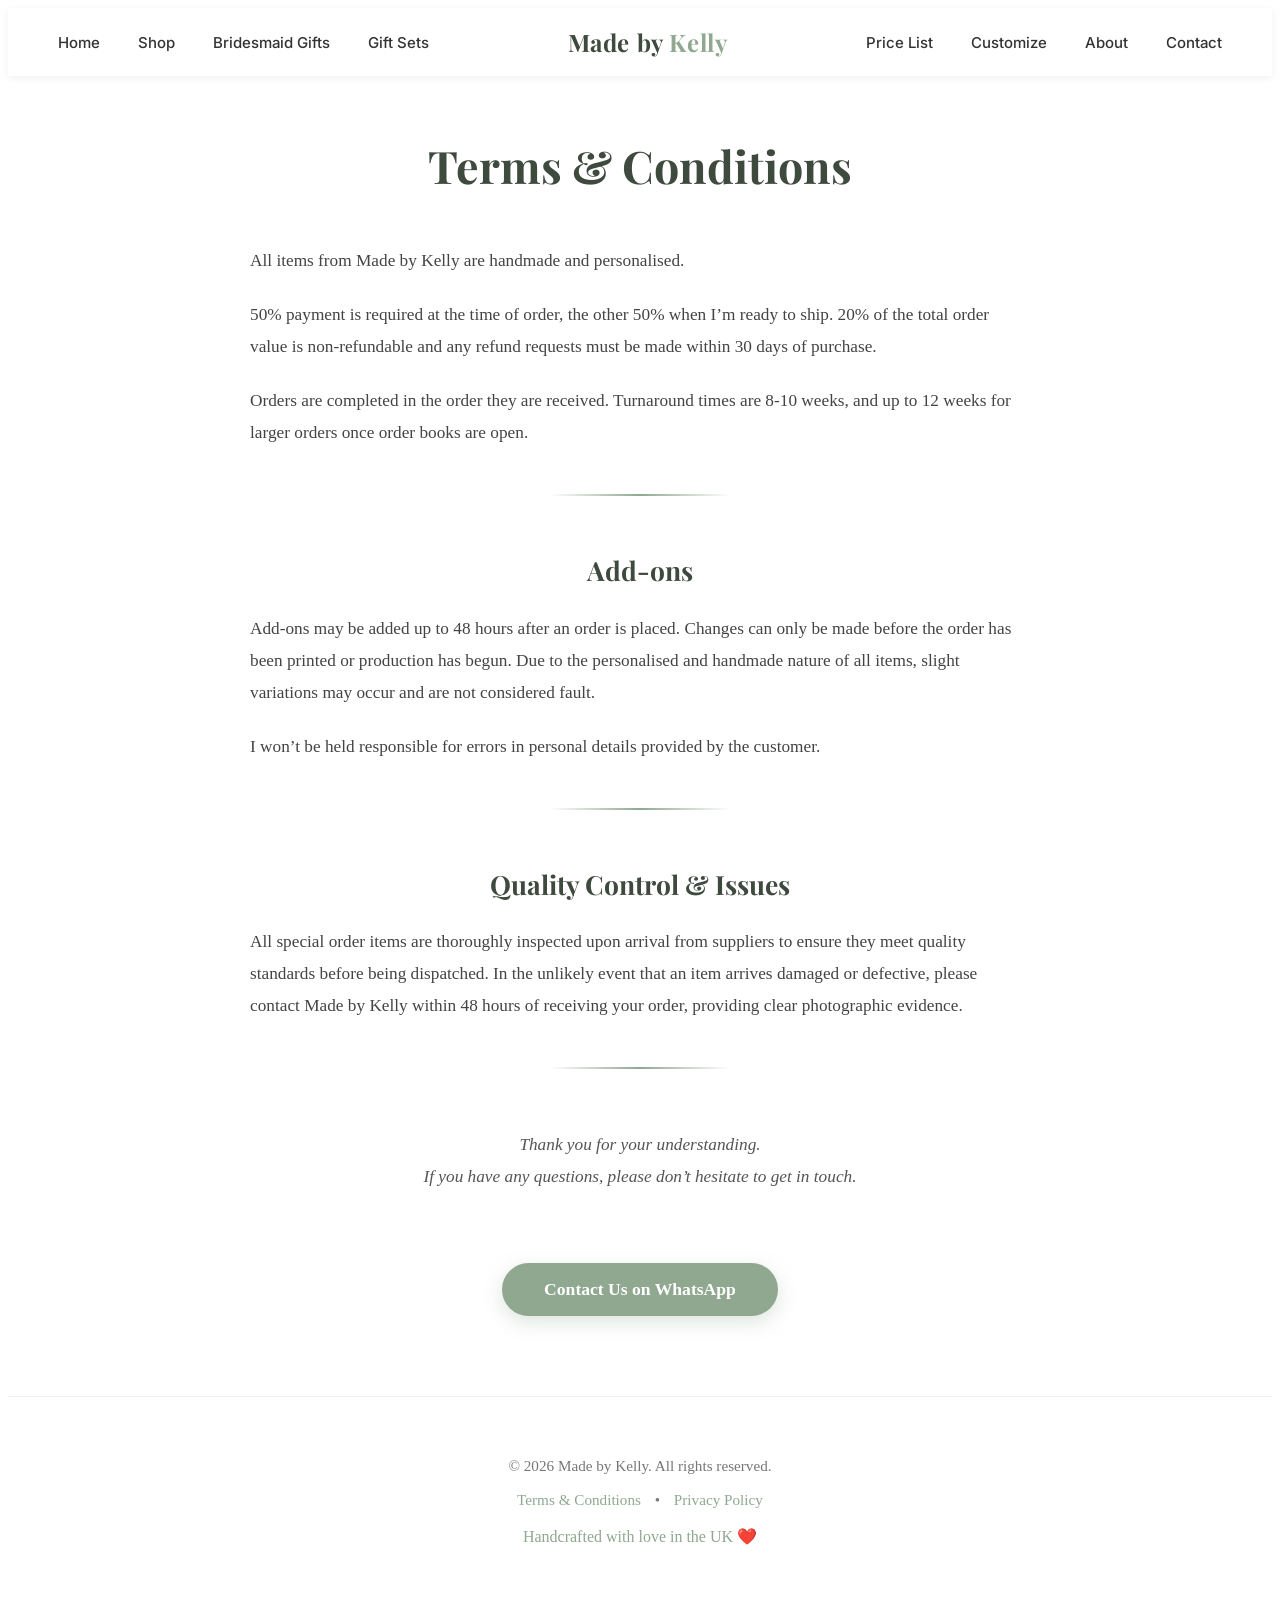
<file: terms/terms.html>
<!DOCTYPE html>
<html lang="en">
<head>
    <meta charset="UTF-8">
    <meta name="viewport" content="width=device-width, initial-scale=1.0">
    <title>Terms & Conditions | Made by Kelly</title>
    
    <link href="https://fonts.googleapis.com/css2?family=Playfair+Display:wght@700&family=Inter:wght@400;500&display=swap" rel="stylesheet">
    
    <link rel="stylesheet" href="../css/header.css">
    <link rel="stylesheet" href="terms.css">
</head>
<body>

    <!-- HEADER -->
    <header class="header">
        <div class="header-content">
            <ul class="left-nav nav-menu">
                <li><a href="../index.html">Home</a></li>
                <li><a href="../shop/shop.html">Shop</a></li>
                <li><a href="../bridesmaid-gifts.html">Bridesmaid Gifts</a></li>
                <li><a href="../gift-sets.html">Gift Sets</a></li>
            </ul>

            <a href="../index.html" class="logo">
                Made by <span>Kelly</span>
            </a>

            <ul class="right-nav nav-menu">
                <li><a href="../price-list.html">Price List</a></li>
                <li><a href="../customize.html">Customize</a></li>
                <li><a href="../about.html">About</a></li>
                <li><a href="../contact.html">Contact</a></li>
            </ul>
        </div>
    </header>

    <!-- TERMS CONTENT -->
    <div class="terms-container">
        <h1>Terms & Conditions</h1>
        
        <div class="terms-content">

            <p>All items from Made by Kelly are handmade and personalised.</p>
            
            <p>50% payment is required at the time of order, the other 50% when I’m ready to ship. 20% of the total order value is non-refundable and any refund requests must be made within 30 days of purchase.</p>
            
            <p>Orders are completed in the order they are received. Turnaround times are 8-10 weeks, and up to 12 weeks for larger orders once order books are open.</p>

            <!-- Green divider -->
            <div class="green-divider"></div>

            <h2>Add-ons</h2>
            <p>Add-ons may be added up to 48 hours after an order is placed. Changes can only be made before the order has been printed or production has begun. Due to the personalised and handmade nature of all items, slight variations may occur and are not considered fault.</p>
            
            <p>I won’t be held responsible for errors in personal details provided by the customer.</p>

            <!-- Green divider -->
            <div class="green-divider"></div>

            <h2>Quality Control & Issues</h2>
            <p>All special order items are thoroughly inspected upon arrival from suppliers to ensure they meet quality standards before being dispatched. In the unlikely event that an item arrives damaged or defective, please contact Made by Kelly within 48 hours of receiving your order, providing clear photographic evidence.</p>

            <!-- Green divider -->
            <div class="green-divider"></div>

            <p class="thank-you">Thank you for your understanding.<br>If you have any questions, please don’t hesitate to get in touch.</p>

        </div>

        <!-- Contact Us Button - Shop Green -->
        <div class="contact-section">
            <a href="https://wa.me/447305016480?text=Hi%20Kelly%2C%20I%20have%20a%20question%20about%20your%20terms" 
               class="contact-btn" target="_blank">
                Contact Us on WhatsApp
            </a>
        </div>
    </div>

    <!-- FOOTER -->
    <footer class="footer">
        <div class="container">
            <p>&copy; 2026 Made by Kelly. All rights reserved.</p>
            <p>
                <a href="terms.html">Terms & Conditions</a> • 
                <a href="../privacy.html">Privacy Policy</a>
            </p>
            <p class="made-with-love">Handcrafted with love in the UK ❤️</p>
        </div>
    </footer>

</body>
</html>
</file>
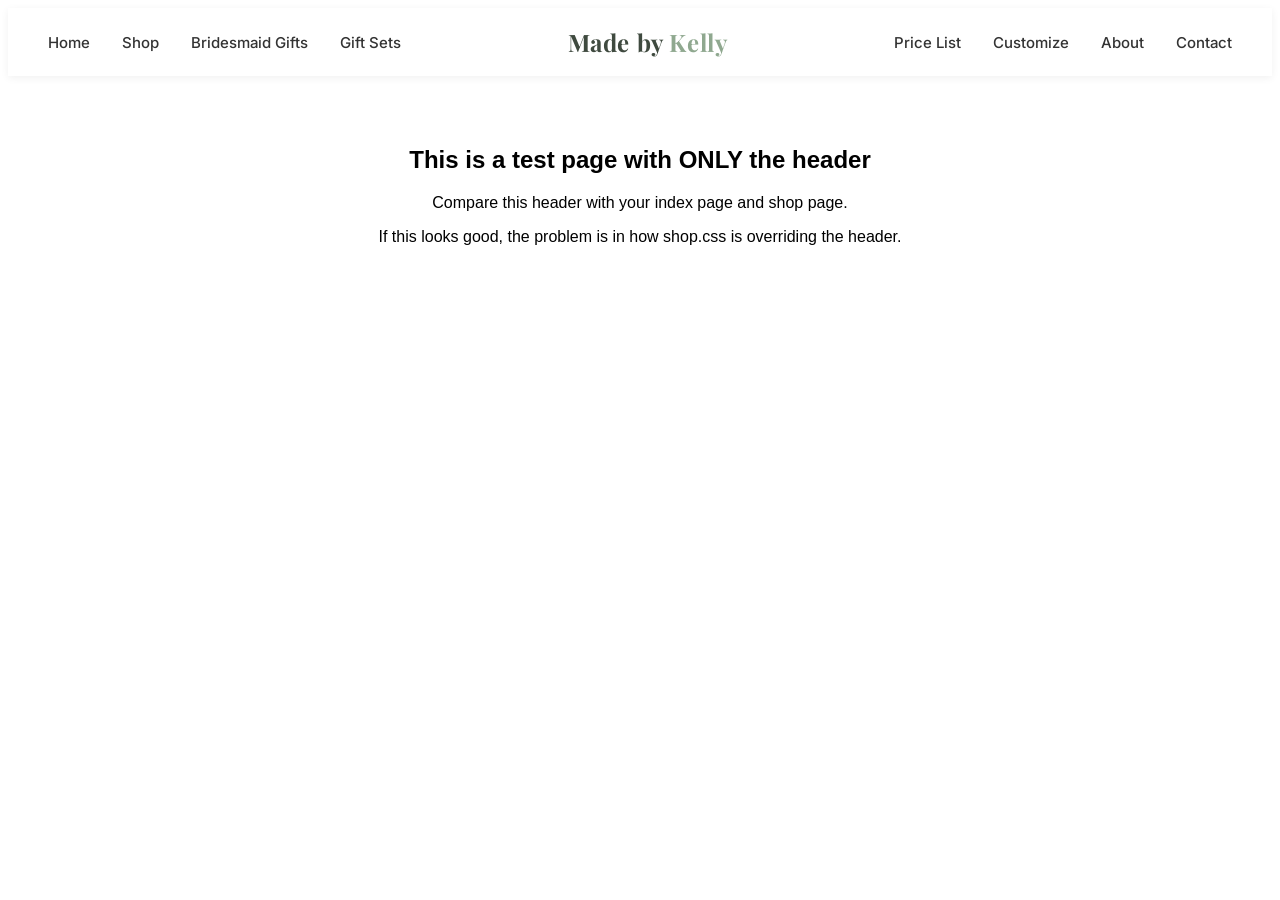
<file: css/Test/test.html>
<!DOCTYPE html>
<html lang="en">
<head>
    <meta charset="UTF-8">
    <meta name="viewport" content="width=device-width, initial-scale=1.0">
    <title>Header Test</title>
    
    <link href="https://fonts.googleapis.com/css2?family=Playfair+Display:wght@700&family=Inter:wght@400;500&display=swap" rel="stylesheet">
    
    <style>
        /* === STRONG HEADER CSS === */
        .header {
            background-color: #ffffff;
            box-shadow: 0 2px 8px rgba(0, 0, 0, 0.06);
            position: sticky;
            top: 0;
            z-index: 9999;
            height: 68px;
            min-height: 68px;
            width: 100%;
        }

        .header-content {
            max-width: 1400px;
            margin: 0 auto;
            padding: 0 40px;
            height: 100%;
            display: flex;
            align-items: center;
            justify-content: space-between;
        }

        .left-nav, .right-nav {
            display: flex;
            gap: 32px;
            list-style: none;
            margin: 0;
            padding: 0;
            align-items: center;
        }

        .nav-menu a {
            font-family: 'Inter', system-ui, sans-serif;
            font-size: 15px;
            font-weight: 500;
            color: #333333;
            text-decoration: none;
            white-space: nowrap;
        }

        .nav-menu a:hover {
            color: #8fa88f;
        }

        .logo {
            font-family: 'Playfair Display', Georgia, serif;
            font-size: 24px;
            font-weight: 700;
            color: #3f4a3f;
            text-decoration: none;
            letter-spacing: 0.6px;
            white-space: nowrap;
        }

        .logo span {
            color: #8fa88f;
        }

        /* Mobile */
        @media (max-width: 768px) {
            .left-nav, .right-nav { display: none; }
            .logo { font-size: 22px; }
        }
    </style>
</head>
<body>

    <!-- HEADER ONLY -->
    <header class="header">
        <div class="header-content">
            <ul class="left-nav nav-menu">
                <li><a href="#">Home</a></li>
                <li><a href="#">Shop</a></li>
                <li><a href="#">Bridesmaid Gifts</a></li>
                <li><a href="#">Gift Sets</a></li>
            </ul>

            <a href="#" class="logo">
                Made by <span>Kelly</span>
            </a>

            <ul class="right-nav nav-menu">
                <li><a href="#">Price List</a></li>
                <li><a href="#">Customize</a></li>
                <li><a href="#">About</a></li>
                <li><a href="#">Contact</a></li>
            </ul>
        </div>
    </header>

    <div style="padding: 50px; text-align: center; font-family: Arial;">
        <h2>This is a test page with ONLY the header</h2>
        <p>Compare this header with your index page and shop page.</p>
        <p>If this looks good, the problem is in how shop.css is overriding the header.</p>
    </div>

</body>
</html>
</file>
<file: css/header.css>
/* ============================================= */
/* HEADER.CSS - Original Style + Mobile Burger  */
/* ============================================= */

.header {
    background-color: #ffffff;
    box-shadow: 0 2px 8px rgba(0, 0, 0, 0.06);
    position: sticky;
    top: 0;
    z-index: 1000;
    height: 68px;
}

.header-content {
    max-width: 1400px;
    margin: 0 auto;
    padding: 0 50px;
    height: 100%;
    display: flex;
    align-items: center;
    justify-content: space-between;
}

/* Left & Right Navigation - Original */
.left-nav,
.right-nav {
    display: flex;
    gap: 38px;
    list-style: none;
    margin: 0;
    padding: 0;
}

.left-nav li,
.right-nav li {
    margin: 0;
}

/* Logo - Original */
.logo {
    font-family: 'Playfair Display', Georgia, serif;
    font-size: 24px;
    font-weight: 700;
    color: #3f4a3f;
    text-decoration: none;
    letter-spacing: 0.6px;
}

.logo span {
    color: #8fa88f;
}

/* Navigation Links - Original */
.nav-menu a {
    font-family: 'Inter', system-ui, sans-serif;
    font-size: 15px;
    font-weight: 500;
    color: #333333;
    text-decoration: none;
    transition: color 0.3s ease;
}

.nav-menu a:hover {
    color: #8fa88f;
}

/* Burger Menu */
.burger-menu {
    display: none;
    flex-direction: column;
    gap: 5px;
    background: none;
    border: none;
    cursor: pointer;
    padding: 5px;
    margin-left: 15px;
}

.burger-menu span {
    width: 26px;
    height: 3px;
    background: #333;
    transition: all 0.3s ease;
}

/* Mobile Menu */
.mobile-menu {
    display: none;
    background: #ffffff;
    box-shadow: 0 8px 20px rgba(0,0,0,0.1);
    position: absolute;
    top: 68px;
    left: 0;
    width: 100%;
    z-index: 999;
}

.mobile-menu ul {
    list-style: none;
    padding: 20px 50px;
    margin: 0;
}

.mobile-menu a {
    font-size: 1.25rem;
    color: #333;
    text-decoration: none;
    display: block;
    padding: 12px 0;
}

/* Burger Animation */
.burger-menu.active span:nth-child(1) {
    transform: rotate(45deg) translate(6px, 6px);
}
.burger-menu.active span:nth-child(2) {
    opacity: 0;
}
.burger-menu.active span:nth-child(3) {
    transform: rotate(-45deg) translate(5px, -5px);
}

/* ============================================= */
/* RESPONSIVE - Mobile Only                     */
/* ============================================= */
@media (max-width: 992px) {
    .left-nav,
    .right-nav {
        display: none;
    }
    
    .burger-menu {
        display: flex;
    }
    
    .mobile-menu.active {
        display: block;
    }
}

@media (max-width: 768px) {
    .header-content {
        padding: 0 25px;
    }
    .logo {
        font-size: 22px;
    }
}
</file>
<file: terms/terms.css>
/* terms/terms.css */

.terms-container {
    max-width: 900px;
    margin: 60px auto 80px;
    padding: 0 40px;
}

.terms-container h1 {
    font-family: 'Playfair Display', Georgia, serif;
    font-size: 2.8rem;
    color: #3f4a3f;
    text-align: center;
    margin-bottom: 50px;
}

.terms-content {
    font-size: 1.08rem;
    line-height: 1.85;
    color: #444;
    max-width: 780px;
    margin: 0 auto;
}

.terms-content h2 {
    font-family: 'Playfair Display', Georgia, serif;
    font-size: 1.65rem;
    color: #3f4a3f;
    text-align: center;           /* Centered headings */
    margin: 50px 0 18px;
}

/* Green divider lines - matching shop green */
.green-divider {
    height: 2px;
    background: linear-gradient(to right, transparent, #8fa88f, transparent);
    margin: 45px auto;
    width: 180px;
}

.terms-content p {
    margin-bottom: 22px;
}

.thank-you {
    margin-top: 60px;
    font-style: italic;
    text-align: center;
    color: #555;
}

/* Contact Button - Shop Green */
.contact-section {
    text-align: center;
    margin: 70px 0 40px;
}

.contact-btn {
    display: inline-block;
    background-color: #8fa88f;
    color: white;
    padding: 16px 42px;
    border-radius: 50px;
    font-size: 1.1rem;
    font-weight: 600;
    text-decoration: none;
    transition: all 0.3s ease;
    box-shadow: 0 6px 20px rgba(143, 168, 143, 0.3);
}

.contact-btn:hover {
    background-color: #7a947a;
    transform: translateY(-3px);
}

/* Footer */
.footer {
    background-color: #ffffff;
    padding: 45px 0 40px;
    text-align: center;
    font-size: 0.95rem;
    color: #777;
    border-top: 1px solid #f0f0f0;
}

.footer .container {
    max-width: 1250px;
    margin: 0 auto;
    padding: 0 40px;
}

.footer a {
    color: #8fa88f;
    text-decoration: none;
    margin: 0 10px;
}

.footer a:hover {
    text-decoration: underline;
}

.made-with-love {
    margin-top: 18px;
    font-size: 1rem;
    color: #8fa88f;
}

/* Mobile */
@media (max-width: 768px) {
    .terms-container {
        padding: 0 25px;
    }
    .terms-container h1 {
        font-size: 2.4rem;
    }
    .contact-btn {
        padding: 14px 36px;
        font-size: 1.05rem;
    }
}
</file>
